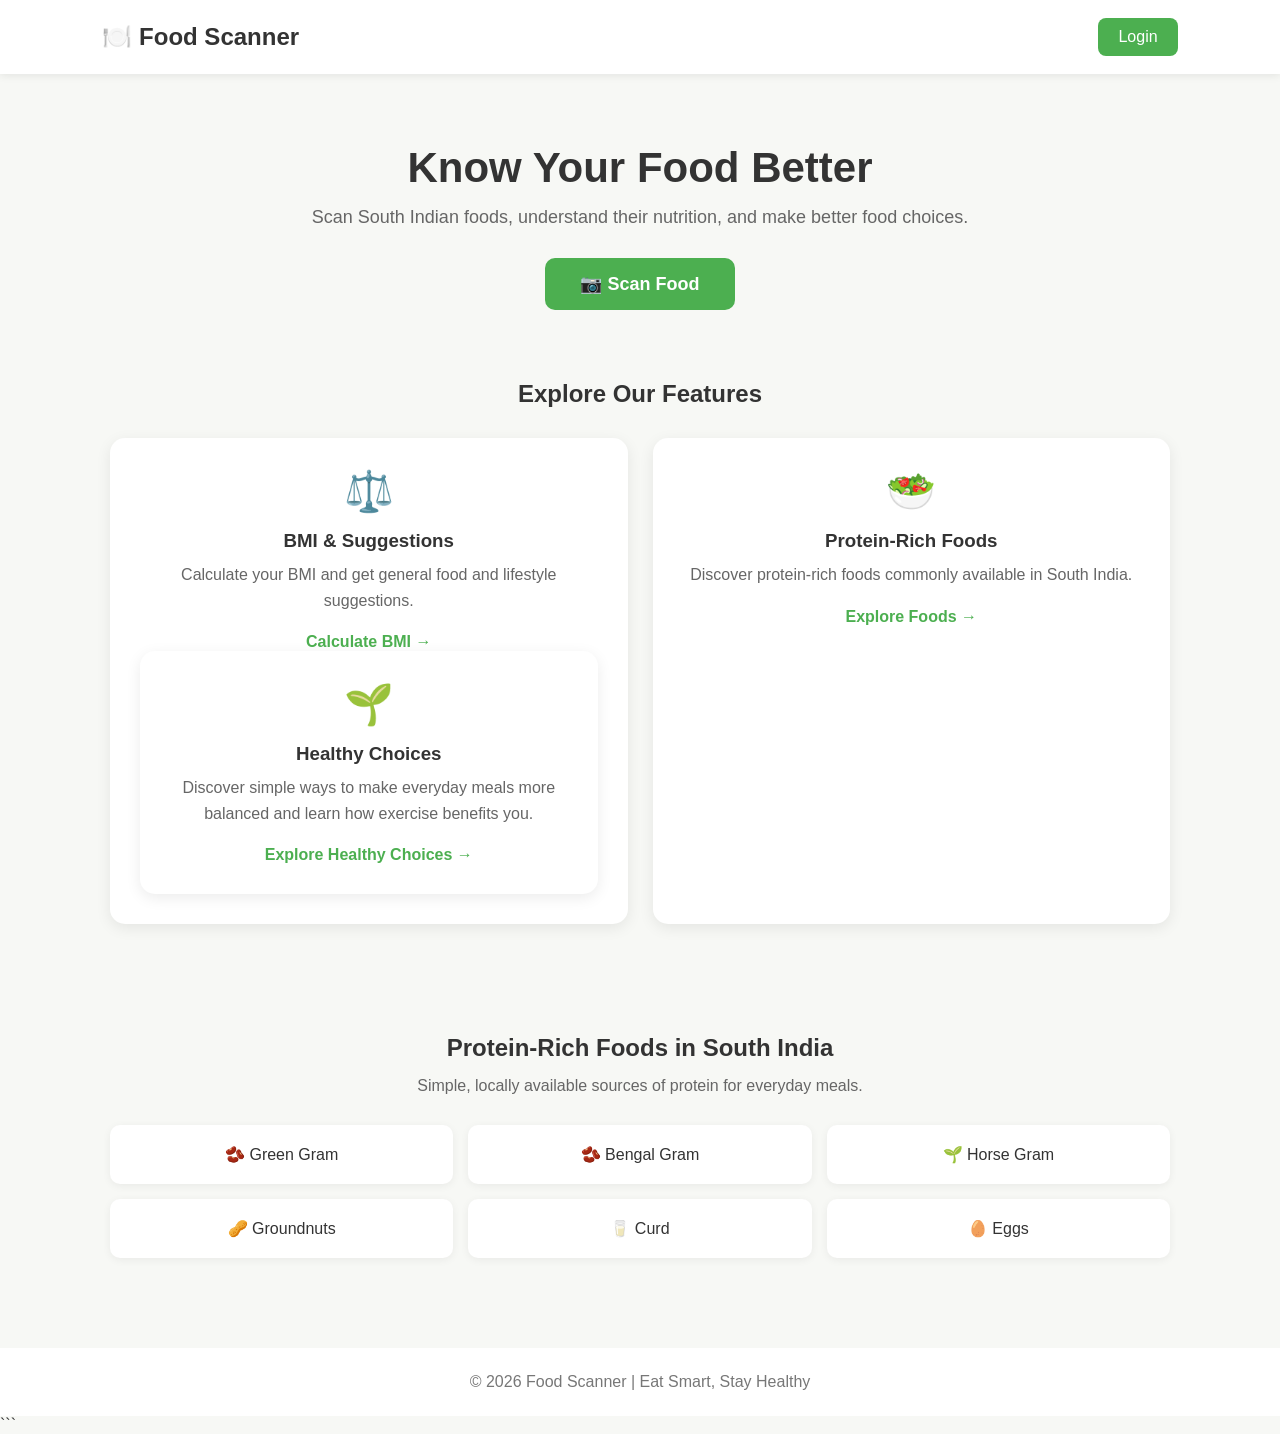
<file: templates/dashboard.html>
<!DOCTYPE html>
<html lang="en">
<head>
    <meta charset="UTF-8">
    <meta name="viewport" content="width=device-width, initial-scale=1.0">

    <title>Food Scanner</title>

    <style>
        * {
            box-sizing: border-box;
            margin: 0;
            padding: 0;
            font-family: Arial, sans-serif;
        }

        body {
            background-color: #f7f8f5;
            color: #333;
        }

        /* Navigation */
        nav {
            background-color: white;
            padding: 18px 8%;
            display: flex;
            justify-content: space-between;
            align-items: center;
            box-shadow: 0 2px 8px rgba(0,0,0,0.08);
        }

        .logo {
            font-size: 24px;
            font-weight: bold;
        }

        .login-btn {
            text-decoration: none;
            padding: 10px 20px;
            border-radius: 8px;
            background-color: #4caf50;
            color: white;
        }

        /* Hero */
        .hero {
            text-align: center;
            padding: 70px 20px 50px;
        }

        .hero h1 {
            font-size: 42px;
            margin-bottom: 15px;
        }

        .hero p {
            font-size: 18px;
            color: #666;
            margin-bottom: 30px;
        }

        .scan-btn {
            display: inline-block;
            text-decoration: none;
            background-color: #4caf50;
            color: white;
            padding: 15px 35px;
            border-radius: 10px;
            font-size: 18px;
            font-weight: bold;
        }

        /* Feature cards */
        .features {
            max-width: 1100px;
            margin: auto;
            padding: 20px;
        }

        .features h2 {
            text-align: center;
            margin-bottom: 30px;
        }

        .card-container {
            display: grid;
            grid-template-columns: repeat(2, 1fr);
            gap: 25px;
        }

        .card {
            background-color: white;
            padding: 30px;
            border-radius: 15px;
            box-shadow: 0 4px 15px rgba(0,0,0,0.08);
            text-align: center;
        }

        .card .icon {
            font-size: 40px;
            margin-bottom: 15px;
        }

        .card h3 {
            margin-bottom: 10px;
        }

        .card p {
            color: #666;
            line-height: 1.6;
            margin-bottom: 20px;
        }

        .card a {
            text-decoration: none;
            color: #4caf50;
            font-weight: bold;
        }

        /* Protein section */
        .protein-section {
            max-width: 1100px;
            margin: 50px auto;
            padding: 40px 20px;
        }

        .protein-section h2 {
            text-align: center;
            margin-bottom: 15px;
        }

        .protein-section > p {
            text-align: center;
            color: #666;
            margin-bottom: 30px;
        }

        .protein-list {
            display: grid;
            grid-template-columns: repeat(3, 1fr);
            gap: 15px;
        }

        .food {
            background-color: white;
            padding: 20px;
            border-radius: 10px;
            text-align: center;
            box-shadow: 0 2px 8px rgba(0,0,0,0.06);
        }

        /* Footer */
        footer {
            text-align: center;
            padding: 25px;
            background-color: white;
            color: #777;
            margin-top: 30px;
        }

        /* Mobile */
        @media (max-width: 700px) {
            .card-container {
                grid-template-columns: 1fr;
            }

            .protein-list {
                grid-template-columns: repeat(3, 1fr);
            }

            .hero h1 {
                font-size: 32px;
            }
        }
    </style>
</head>

<body>

    <!-- Navigation -->
    <nav>
        <div class="logo">🍽️ Food Scanner</div>

        <a href="/login" class="login-btn">Login</a>
    </nav>


    <!-- Hero Section -->
    <section class="hero">

        <h1>Know Your Food Better</h1>

        <p>
            Scan South Indian foods, understand their nutrition,
            and make better food choices.
        </p>

        <a href="/scan" class="scan-btn">
            📷 Scan Food
        </a>

    </section>


    <!-- Main Features -->
    <section class="features">

        <h2>Explore Our Features</h2>

        <div class="card-container">

            <!-- BMI -->
            <div class="card">

                <div class="icon">⚖️</div>

                <h3>BMI & Suggestions</h3>

                <p>
                    Calculate your BMI and get general
                    food and lifestyle suggestions.
                </p>

                <a href="/bmi">
                    Calculate BMI →
                </a>
                <!-- Healthy Choices -->
         <div class="card">

            <div class="icon">🌱</div>

             <h3>Healthy Choices</h3>

         <p>
             Discover simple ways to make everyday meals
            more balanced and learn how exercise benefits you.
         </p>

             <a href="/healthy-choices">
                 Explore Healthy Choices →
             </a>

</div>

            </div>


            <!-- Protein -->
            <div class="card">

                <div class="icon">🥗</div>

                <h3>Protein-Rich Foods</h3>

                <p>
                    Discover protein-rich foods commonly
                    available in South India.
                </p>

                <a href="/protein-foods">
                    Explore Foods →
                </a>
               
            </div>

        </div>

    </section>


    <!-- Protein Foods Preview -->
    <section class="protein-section">

        <h2>Protein-Rich Foods in South India</h2>

        <p>
            Simple, locally available sources of protein
            for everyday meals.
        </p>

        <div class="protein-list">

            <div class="food">🫘 Green Gram</div>
            <div class="food">🫘 Bengal Gram</div>
            <div class="food">🌱 Horse Gram</div>
            <div class="food">🥜 Groundnuts</div>
            <div class="food">🥛 Curd</div>
            <div class="food">🥚 Eggs</div>

        </div>

    </section>


    <!-- Footer -->
    <footer>
        <p>© 2026 Food Scanner | Eat Smart, Stay Healthy</p>
    </footer>

</body>
</html>
```
</file>
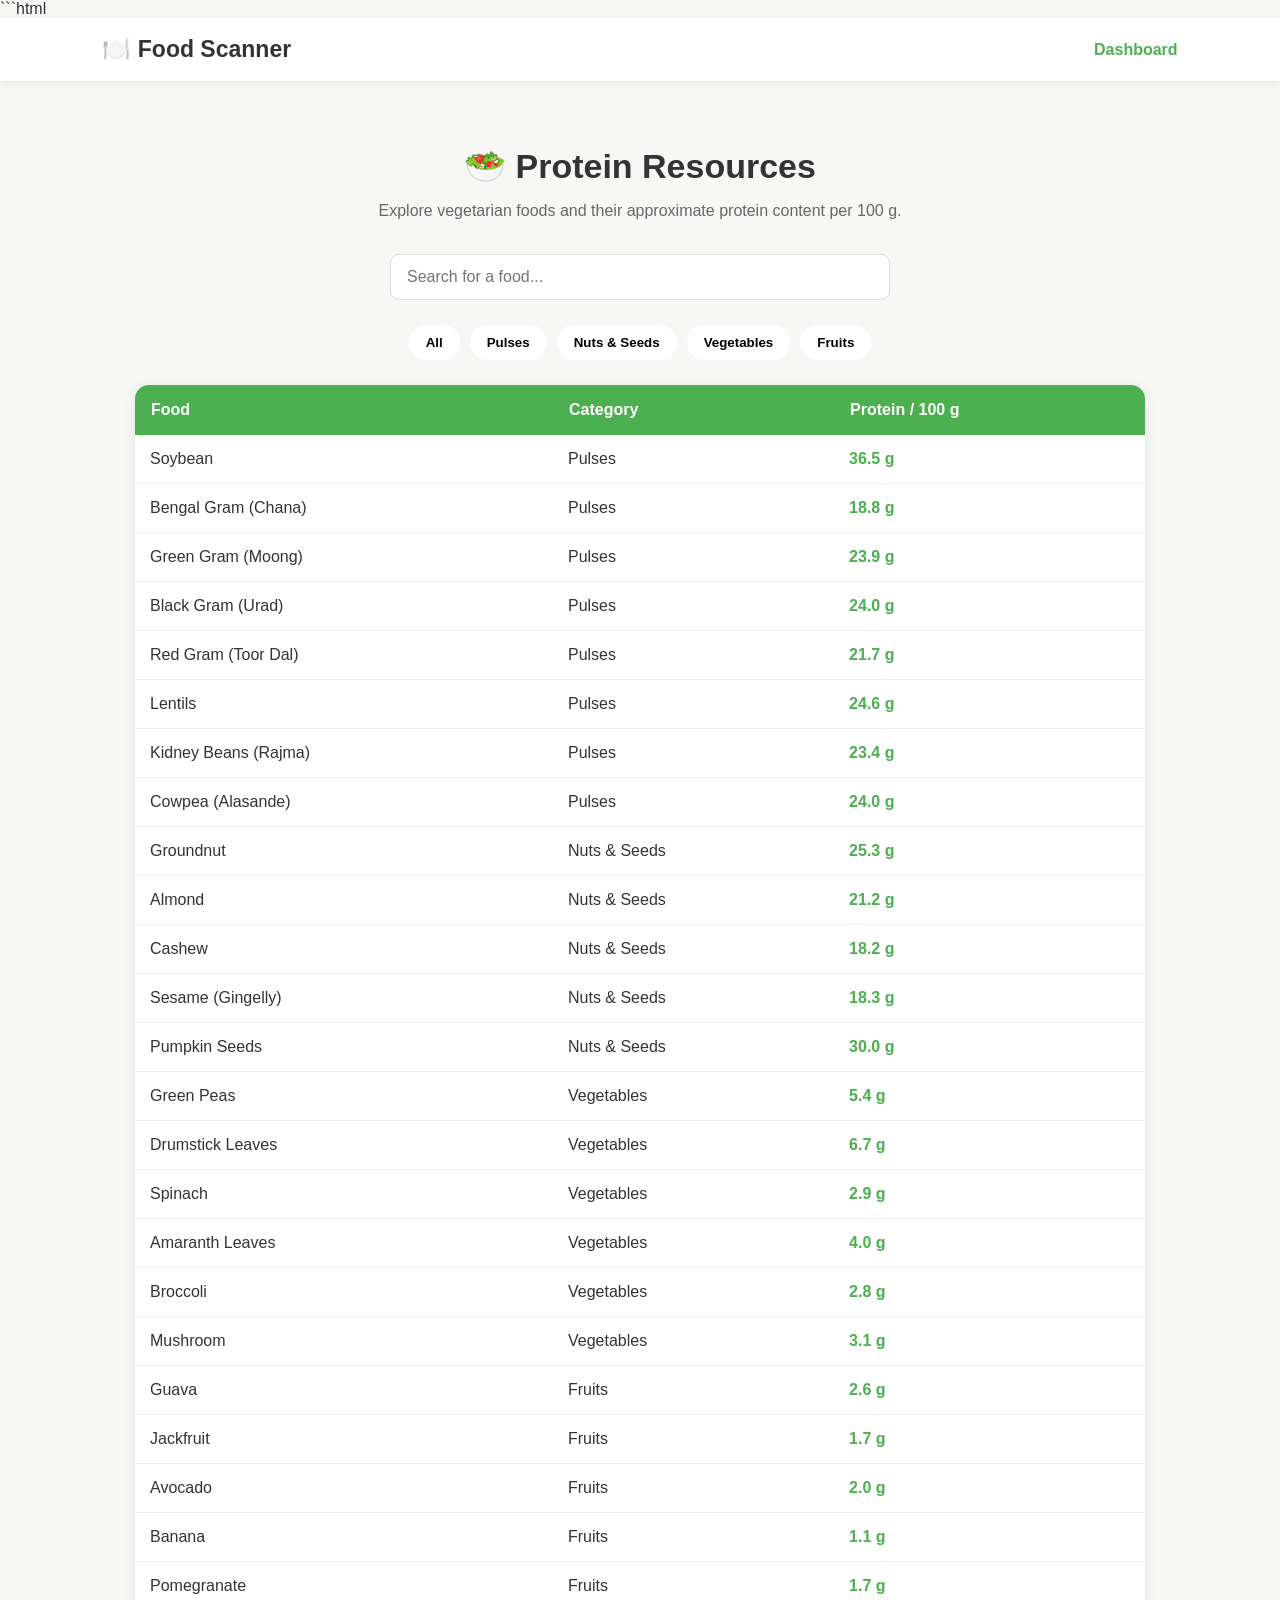
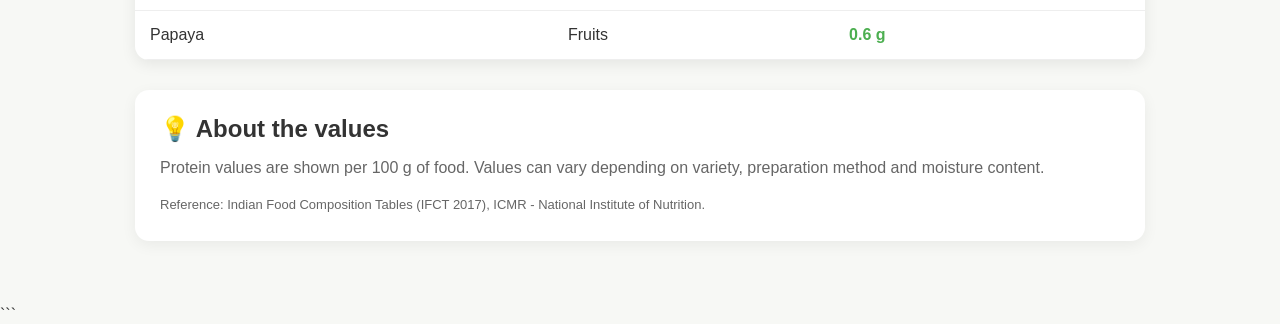
<file: templates/protein.html>
```html
<!DOCTYPE html>
<html lang="en">

<head>
    <meta charset="UTF-8">
    <meta name="viewport" content="width=device-width, initial-scale=1.0">

    <title>Protein Resources | Food Scanner</title>

    <style>

        * {
            box-sizing: border-box;
            margin: 0;
            padding: 0;
            font-family: Arial, sans-serif;
        }

        body {
            background: #f7f8f5;
            color: #333;
        }

        /* Navigation */

        nav {
            background: white;
            padding: 18px 8%;
            display: flex;
            justify-content: space-between;
            align-items: center;
            box-shadow: 0 2px 8px rgba(0,0,0,0.08);
        }

        .logo {
            font-size: 23px;
            font-weight: bold;
        }

        nav a {
            text-decoration: none;
            color: #4caf50;
            font-weight: bold;
        }

        /* Main */

        .container {
            max-width: 1050px;
            margin: 45px auto;
            padding: 20px;
        }

        .heading {
            text-align: center;
            margin-bottom: 30px;
        }

        .heading h1 {
            font-size: 34px;
            margin-bottom: 12px;
        }

        .heading p {
            color: #666;
            line-height: 1.6;
        }

        /* Search */

        .search-box {
            max-width: 500px;
            margin: 25px auto;
        }

        .search-box input {
            width: 100%;
            padding: 13px 16px;
            border: 1px solid #ddd;
            border-radius: 9px;
            font-size: 16px;
            outline: none;
        }

        /* Filters */

        .filters {
            display: flex;
            justify-content: center;
            flex-wrap: wrap;
            gap: 10px;
            margin: 25px 0;
        }

        .filter-btn {
            padding: 10px 17px;
            border: none;
            border-radius: 20px;
            background: white;
            cursor: pointer;
            font-weight: bold;
        }

        .filter-btn:hover {
            background: #4caf50;
            color: white;
        }

        /* Table */

        .table-container {
            background: white;
            border-radius: 14px;
            overflow-x: auto;
            box-shadow: 0 4px 15px rgba(0,0,0,0.08);
        }

        table {
            width: 100%;
            border-collapse: collapse;
        }

        th {
            background: #4caf50;
            color: white;
            padding: 16px;
            text-align: left;
        }

        td {
            padding: 15px;
            border-bottom: 1px solid #eee;
        }

        tr:hover {
            background: #f7fbf5;
        }

        .protein-value {
            font-weight: bold;
            color: #4caf50;
        }

        /* Information */

        .info {
            background: white;
            margin-top: 30px;
            padding: 25px;
            border-radius: 14px;
            box-shadow: 0 4px 15px rgba(0,0,0,0.06);
        }

        .info h2 {
            margin-bottom: 12px;
        }

        .info p {
            color: #666;
            line-height: 1.6;
        }

        .source {
            margin-top: 15px;
            font-size: 13px;
            color: #777;
        }

        /* Mobile */

        @media (max-width: 700px) {

            .heading h1 {
                font-size: 28px;
            }

            th,
            td {
                padding: 12px;
            }

        }

    </style>

</head>


<body>


    <!-- Navigation -->

    <nav>

        <div class="logo">
            🍽️ Food Scanner
        </div>

        <a href="/">
            Dashboard
        </a>

    </nav>


    <div class="container">


        <!-- Heading -->

        <div class="heading">

            <h1>🥗 Protein Resources</h1>

            <p>
                Explore vegetarian foods and their approximate
                protein content per 100 g.
            </p>

        </div>


        <!-- Search -->

        <div class="search-box">

            <input
                type="text"
                id="searchInput"
                placeholder="Search for a food..."
                onkeyup="searchFood()"
            >

        </div>


        <!-- Filters -->

        <div class="filters">

            <button class="filter-btn"
                    onclick="filterFood('All')">
                All
            </button>

            <button class="filter-btn"
                    onclick="filterFood('Pulses')">
                Pulses
            </button>

            <button class="filter-btn"
                    onclick="filterFood('Nuts & Seeds')">
                Nuts & Seeds
            </button>

            <button class="filter-btn"
                    onclick="filterFood('Vegetables')">
                Vegetables
            </button>

            <button class="filter-btn"
                    onclick="filterFood('Fruits')">
                Fruits
            </button>

        </div>


        <!-- Table -->

        <div class="table-container">

            <table>

                <thead>

                    <tr>

                        <th>Food</th>
                        <th>Category</th>
                        <th>Protein / 100 g</th>

                    </tr>

                </thead>


                <tbody id="foodTable">


                    <tr data-category="Pulses">
                        <td>Soybean</td>
                        <td>Pulses</td>
                        <td class="protein-value">36.5 g</td>
                    </tr>

                    <tr data-category="Pulses">
                        <td>Bengal Gram (Chana)</td>
                        <td>Pulses</td>
                        <td class="protein-value">18.8 g</td>
                    </tr>

                    <tr data-category="Pulses">
                        <td>Green Gram (Moong)</td>
                        <td>Pulses</td>
                        <td class="protein-value">23.9 g</td>
                    </tr>

                    <tr data-category="Pulses">
                        <td>Black Gram (Urad)</td>
                        <td>Pulses</td>
                        <td class="protein-value">24.0 g</td>
                    </tr>

                    <tr data-category="Pulses">
                        <td>Red Gram (Toor Dal)</td>
                        <td>Pulses</td>
                        <td class="protein-value">21.7 g</td>
                    </tr>

                    <tr data-category="Pulses">
                        <td>Lentils</td>
                        <td>Pulses</td>
                        <td class="protein-value">24.6 g</td>
                    </tr>

                    <tr data-category="Pulses">
                        <td>Kidney Beans (Rajma)</td>
                        <td>Pulses</td>
                        <td class="protein-value">23.4 g</td>
                    </tr>

                    <tr data-category="Pulses">
                        <td>Cowpea (Alasande)</td>
                        <td>Pulses</td>
                        <td class="protein-value">24.0 g</td>
                    </tr>


                    <tr data-category="Nuts & Seeds">
                        <td>Groundnut</td>
                        <td>Nuts & Seeds</td>
                        <td class="protein-value">25.3 g</td>
                    </tr>

                    <tr data-category="Nuts & Seeds">
                        <td>Almond</td>
                        <td>Nuts & Seeds</td>
                        <td class="protein-value">21.2 g</td>
                    </tr>

                    <tr data-category="Nuts & Seeds">
                        <td>Cashew</td>
                        <td>Nuts & Seeds</td>
                        <td class="protein-value">18.2 g</td>
                    </tr>

                    <tr data-category="Nuts & Seeds">
                        <td>Sesame (Gingelly)</td>
                        <td>Nuts & Seeds</td>
                        <td class="protein-value">18.3 g</td>
                    </tr>

                    <tr data-category="Nuts & Seeds">
                        <td>Pumpkin Seeds</td>
                        <td>Nuts & Seeds</td>
                        <td class="protein-value">30.0 g</td>
                    </tr>


                    <tr data-category="Vegetables">
                        <td>Green Peas</td>
                        <td>Vegetables</td>
                        <td class="protein-value">5.4 g</td>
                    </tr>

                    <tr data-category="Vegetables">
                        <td>Drumstick Leaves</td>
                        <td>Vegetables</td>
                        <td class="protein-value">6.7 g</td>
                    </tr>

                    <tr data-category="Vegetables">
                        <td>Spinach</td>
                        <td>Vegetables</td>
                        <td class="protein-value">2.9 g</td>
                    </tr>

                    <tr data-category="Vegetables">
                        <td>Amaranth Leaves</td>
                        <td>Vegetables</td>
                        <td class="protein-value">4.0 g</td>
                    </tr>

                    <tr data-category="Vegetables">
                        <td>Broccoli</td>
                        <td>Vegetables</td>
                        <td class="protein-value">2.8 g</td>
                    </tr>

                    <tr data-category="Vegetables">
                        <td>Mushroom</td>
                        <td>Vegetables</td>
                        <td class="protein-value">3.1 g</td>
                    </tr>


                    <tr data-category="Fruits">
                        <td>Guava</td>
                        <td>Fruits</td>
                        <td class="protein-value">2.6 g</td>
                    </tr>

                    <tr data-category="Fruits">
                        <td>Jackfruit</td>
                        <td>Fruits</td>
                        <td class="protein-value">1.7 g</td>
                    </tr>

                    <tr data-category="Fruits">
                        <td>Avocado</td>
                        <td>Fruits</td>
                        <td class="protein-value">2.0 g</td>
                    </tr>

                    <tr data-category="Fruits">
                        <td>Banana</td>
                        <td class="Fruits">Fruits</td>
                        <td class="protein-value">1.1 g</td>
                    </tr>

                    <tr data-category="Fruits">
                        <td>Pomegranate</td>
                        <td>Fruits</td>
                        <td class="protein-value">1.7 g</td>
                    </tr>

                    <tr data-category="Fruits">
                        <td>Papaya</td>
                        <td>Fruits</td>
                        <td class="protein-value">0.6 g</td>
                    </tr>


                </tbody>

            </table>

        </div>


        <!-- Information -->

        <div class="info">

            <h2>💡 About the values</h2>

            <p>
                Protein values are shown per 100 g of food.
                Values can vary depending on variety,
                preparation method and moisture content.
            </p>

            <p class="source">
                Reference: Indian Food Composition Tables
                (IFCT 2017), ICMR - National Institute
                of Nutrition.
            </p>

        </div>


    </div>


    <script>

        function filterFood(category) {

            let rows = document.querySelectorAll(
                "#foodTable tr"
            );

            rows.forEach(function(row) {

                if (
                    category === "All" ||
                    row.getAttribute("data-category") === category
                ) {

                    row.style.display = "";

                } else {

                    row.style.display = "none";

                }

            });

        }


        function searchFood() {

            let input =
                document.getElementById("searchInput")
                .value
                .toLowerCase();

            let rows =
                document.querySelectorAll("#foodTable tr");


            rows.forEach(function(row) {

                let food =
                    row.cells[0].textContent.toLowerCase();

                if (food.includes(input)) {

                    row.style.display = "";

                } else {

                    row.style.display = "none";

                }

            });

        }

    </script>


</body>

</html>
```
</file>
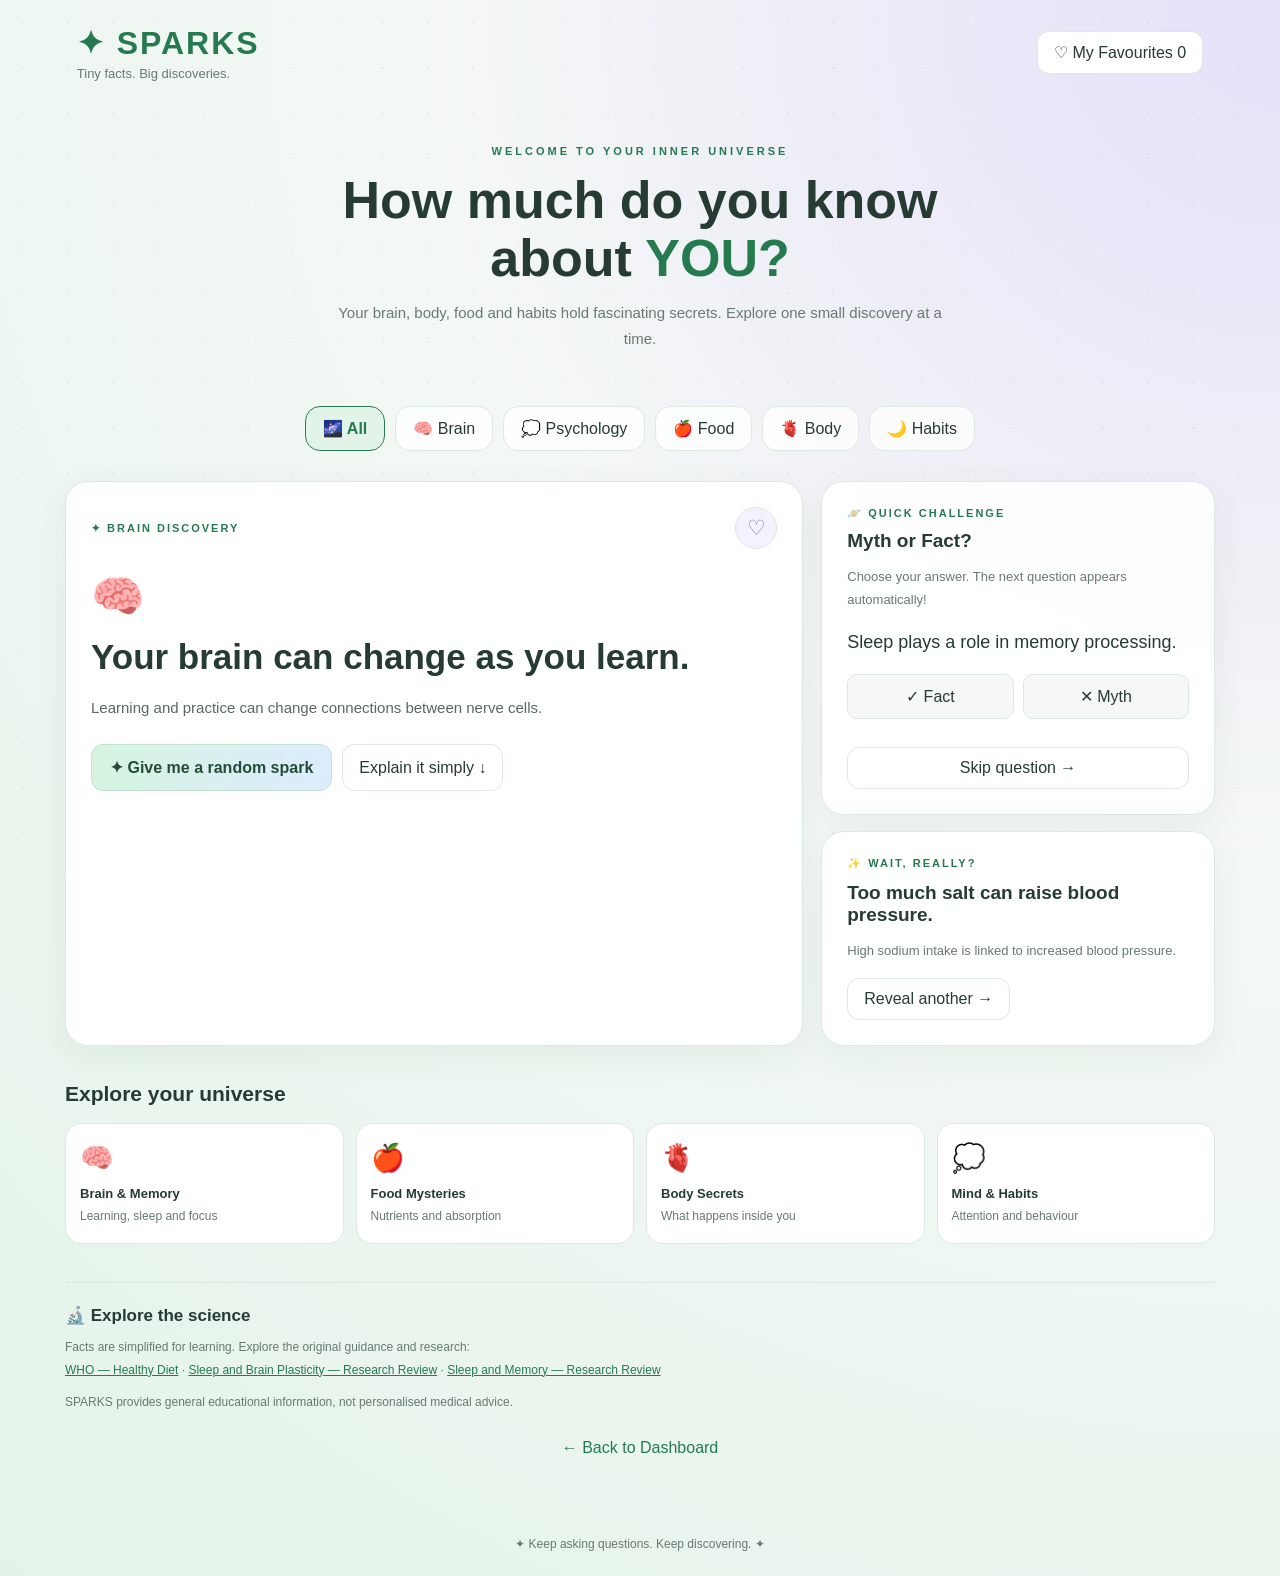
<file: templates/sparks.html>
<!DOCTYPE html>
<html lang="en">
<head>
<meta charset="UTF-8">
<meta name="viewport" content="width=device-width, initial-scale=1.0">
<title>SPARKS | The Human Universe</title>

<style>
*{box-sizing:border-box;margin:0;padding:0}

:root{
--bg:#f4f8f5;
--panel:#ffffff;
--text:#263b32;
--muted:#687a70;
--green:#267a50;
--purple:#8c79c6;
--blue:#6ba9c9;
--border:#dce9df;
}

body{
font-family:Arial,sans-serif;
background:radial-gradient(circle at top right,#e6e0fa 0%,#f4f8f5 42%,#e3f3e9 100%);
color:var(--text);
min-height:100vh;
overflow-x:hidden;
}

body:before{
content:"";
position:fixed;
inset:0;
pointer-events:none;
background-image:radial-gradient(#8c79c6 1px,transparent 1px);
background-size:45px 45px;
opacity:.12;
z-index:-1;
}

button,a{font:inherit}
button{cursor:pointer}
button:focus-visible,a:focus-visible{outline:3px solid var(--purple);outline-offset:3px}

header{
padding:24px 6%;
display:flex;
justify-content:space-between;
align-items:center;
gap:15px;
flex-wrap:wrap;
}

.logo{
font-size:32px;
font-weight:900;
letter-spacing:2px;
color:var(--green);
}

.subtitle{color:var(--muted);font-size:13px;margin-top:4px}

button{transition:transform .2s,border-color .2s}
button:hover{transform:translateY(-2px)}

.pill,.secondary{
border:1px solid var(--border);
border-radius:12px;
background:white;
color:var(--text);
padding:11px 16px;
}

main{width:92%;max-width:1150px;margin:15px auto 55px}

.hero{text-align:center;padding:25px 10px 30px}

.eyebrow{
font-size:11px;
letter-spacing:3px;
color:var(--green);
font-weight:bold;
margin-bottom:14px;
}

h1{
font-size:clamp(31px,5vw,52px);
line-height:1.12;
margin-bottom:13px;
}

.hero p{
color:var(--muted);
line-height:1.7;
max-width:620px;
margin:auto;
font-size:15px;
}

.categories{
display:flex;
justify-content:center;
gap:10px;
flex-wrap:wrap;
margin:25px 0 30px;
}

.category{
border:1px solid var(--border);
background:#ffffffc9;
color:var(--text);
padding:12px 17px;
border-radius:15px;
}

.category.active{
background:#e2f3e8;
border-color:var(--green);
color:var(--green);
font-weight:bold;
}

.stage{
display:grid;
grid-template-columns:minmax(0,1.5fr) minmax(250px,.8fr);
gap:18px;
align-items:stretch;
}

.panel{
background:#ffffffed;
border:1px solid var(--border);
border-radius:23px;
padding:25px;
box-shadow:0 10px 35px #294c3410;
}

.card-top{
display:flex;
justify-content:space-between;
align-items:center;
gap:10px;
margin-bottom:22px;
}

.label{
font-size:11px;
letter-spacing:2px;
color:var(--green);
font-weight:bold;
}

.fav{
border:1px solid var(--border);
background:#f5f1ff;
border-radius:50%;
width:42px;
height:42px;
font-size:21px;
color:var(--purple);
}

.fav.saved{color:#d94b91;border-color:#d94b91}

.icon{font-size:43px;margin-bottom:14px}

.fact-title{
font-size:clamp(25px,3vw,35px);
line-height:1.2;
margin-bottom:16px;
}

.fact-body{
color:#58695f;
font-size:15px;
line-height:1.85;
}

.explain{
margin-top:22px;
background:#f0ebff;
border-left:3px solid var(--purple);
padding:15px;
border-radius:9px;
color:#50466f;
font-size:14px;
line-height:1.7;
}

.action-row{
display:flex;
gap:10px;
flex-wrap:wrap;
margin-top:22px;
}

.primary{
background:linear-gradient(100deg,#d6f4df,#dcecff);
color:#244c36;
border:1px solid #c2e4cd;
padding:13px 18px;
border-radius:12px;
font-weight:bold;
}

.primary:hover{filter:brightness(.98)}

.side{display:flex;flex-direction:column;gap:16px}

.side h2{font-size:19px;margin-bottom:14px}

.side p{font-size:13px;color:var(--muted);line-height:1.7}

.quiz-question{
font-size:18px;
line-height:1.5;
margin-bottom:18px;
}

.quiz-options{
display:grid;
grid-template-columns:1fr 1fr;
gap:9px;
}

.quiz-options button{
padding:12px 8px;
border-radius:10px;
background:#f5f8f5;
border:1px solid var(--border);
color:var(--text);
}

.quiz-options button:hover{border-color:var(--green)}

.quiz-options button:disabled{cursor:default;opacity:.7}

.quiz-result{
font-size:13px;
line-height:1.7;
margin-top:14px;
color:var(--green);
}

.hidden{display:none!important}

.section-title{margin:36px 0 17px;font-size:21px}

.mini-grid{
display:grid;
grid-template-columns:repeat(4,1fr);
gap:12px;
}

.mini{
border:1px solid var(--border);
background:#ffffffed;
border-radius:16px;
padding:18px 14px;
text-align:left;
color:var(--text);
min-height:115px;
}

.mini:hover{border-color:var(--purple)}

.mini span{display:block;font-size:27px;margin-bottom:10px}
.mini strong{font-size:13px}
.mini p{font-size:12px;color:var(--muted);margin-top:5px;line-height:1.5}

#collection{margin-top:20px}

.collection-item{
padding:15px 0;
border-bottom:1px solid var(--border);
}

.collection-item strong{font-size:14px}

.collection-item p{
font-size:13px;
line-height:1.6;
color:var(--muted);
margin-top:7px;
}

.source-box{
margin-top:38px;
border-top:1px solid var(--border);
padding-top:22px;
}

.source-box h2{font-size:17px;margin-bottom:10px}

.source-box p{
font-size:12px;
color:var(--muted);
line-height:1.9;
}

.source-box a{color:var(--green)}

footer{
text-align:center;
color:var(--muted);
font-size:12px;
padding:25px;
}

@media(max-width:760px){
.stage{grid-template-columns:1fr}
.mini-grid{grid-template-columns:repeat(2,1fr)}
header{padding:20px 5%}
.panel{padding:20px}
}

@media(max-width:400px){
.mini-grid{grid-template-columns:1fr}
.category{padding:10px 12px}
.logo{font-size:27px}
}
</style>
</head>

<body>

<header>
<div>
<div class="logo">✦ SPARKS</div>
<div class="subtitle">Tiny facts. Big discoveries.</div>
</div>

<button class="pill" id="favouriteView">
♡ My Favourites <span id="favCount">0</span>
</button>
</header>

<main>

<section class="hero">
<div class="eyebrow">WELCOME TO YOUR INNER UNIVERSE</div>
<h1>How much do you know<br>about <span style="color:#267a50">YOU?</span></h1>
<p>Your brain, body, food and habits hold fascinating secrets.
Explore one small discovery at a time.</p>
</section>

<nav class="categories" aria-label="Discovery categories">
<button class="category active" data-category="All">🌌 All</button>
<button class="category" data-category="Brain">🧠 Brain</button>
<button class="category" data-category="Mind">💭 Psychology</button>
<button class="category" data-category="Food">🍎 Food</button>
<button class="category" data-category="Body">🫀 Body</button>
<button class="category" data-category="Habits">🌙 Habits</button>
</nav>

<section class="stage">

<article class="panel">
<div class="card-top">
<div class="label" id="categoryLabel">✦ TODAY'S DISCOVERY</div>
<button class="fav" id="saveBtn" aria-label="Save favourite" title="Save favourite">♡</button>
</div>

<div class="icon" id="factIcon">🧠</div>
<h2 class="fact-title" id="factTitle">Your brain can change as you learn.</h2>
<p class="fact-body" id="factText"></p>

<div class="explain hidden" id="factExtra"></div>

<div class="action-row">
<button class="primary" id="nextBtn">✦ Give me a random spark</button>
<button class="secondary" id="whyBtn">Explain it simply ↓</button>
</div>

<div class="progress" id="progress"></div>
</article>

<aside class="side">

<section class="panel">
<div class="label">🪐 QUICK CHALLENGE</div>
<h2 style="margin-top:10px">Myth or Fact?</h2>
<p style="margin-bottom:18px">Choose your answer. The next question appears automatically!</p>

<div class="quiz-question" id="quizQuestion"></div>

<div class="quiz-options">
<button data-answer="true">✓ Fact</button>
<button data-answer="false">✕ Myth</button>
</div>

<p class="quiz-result" id="quizResult" aria-live="polite"></p>

<button class="secondary" id="nextQuiz" style="margin-top:14px;width:100%">
Skip question →
</button>
</section>

<section class="panel">
<div class="label">✨ WAIT, REALLY?</div>
<h2 style="margin-top:12px" id="surpriseTitle">Sleep helps learning.</h2>
<p id="surpriseText"></p>
<button class="secondary" id="surpriseBtn" style="margin-top:16px">
Reveal another →
</button>
</section>

</aside>
</section>

<h2 class="section-title">Explore your universe</h2>

<section class="mini-grid">
<button class="mini" data-pick="Brain"><span>🧠</span><strong>Brain & Memory</strong><p>Learning, sleep and focus</p></button>
<button class="mini" data-pick="Food"><span>🍎</span><strong>Food Mysteries</strong><p>Nutrients and absorption</p></button>
<button class="mini" data-pick="Body"><span>🫀</span><strong>Body Secrets</strong><p>What happens inside you</p></button>
<button class="mini" data-pick="Mind"><span>💭</span><strong>Mind & Habits</strong><p>Attention and behaviour</p></button>
</section>

<section id="collection" class="panel hidden">
<div class="card-top">
<h2 id="collectionTitle">♡ My Favourites</h2>
<button class="secondary" id="closeCollection">Close ✕</button>
</div>
<div id="collectionItems"></div>
</section>

<section class="source-box">
<h2>🔬 Explore the science</h2>
<p>
Facts are simplified for learning. Explore the original guidance and research:
<br>
<a href="https://www.who.int/news-room/fact-sheets/detail/healthy-diet" target="_blank" rel="noopener noreferrer">WHO — Healthy Diet</a> ·
<a href="https://pmc.ncbi.nlm.nih.gov/articles/PMC7209921/" target="_blank" rel="noopener noreferrer">Sleep and Brain Plasticity — Research Review</a> ·
<a href="https://pmc.ncbi.nlm.nih.gov/articles/PMC4263505/" target="_blank" rel="noopener noreferrer">Sleep and Memory — Research Review</a>
</p>
<p style="margin-top:10px">SPARKS provides general educational information, not personalised medical advice.</p>
</section>

<a href="{{ url_for('home') }}" style="display:block;text-align:center;color:#267a50;margin-top:25px;text-decoration:none">← Back to Dashboard</a>

</main>

<footer>✦ Keep asking questions. Keep discovering. ✦</footer>

<script>
const facts=[
{id:1,c:"Brain",i:"🧠",t:"Your brain can change as you learn.",b:"Learning and practice can change connections between nerve cells.",e:"This ability is called neuroplasticity. Repeated practice can help the brain build and adjust pathways."},
{id:2,c:"Brain",i:"🌙",t:"Sleep helps your brain remember.",b:"Your brain continues processing what you learned while you sleep.",e:"Sleep supports memory processing. Staying awake all night can make learning and attention harder."},
{id:3,c:"Brain",i:"🔁",t:"Testing yourself can help you learn.",b:"Trying to recall an answer can strengthen learning.",e:"This is called retrieval practice. Close your notes and try to explain the idea from memory."},
{id:4,c:"Brain",i:"🎯",t:"Switching tasks has a cost.",b:"Moving repeatedly between tasks can use extra attention.",e:"Try focusing on one task for a short period instead of constantly checking messages."},
{id:5,c:"Mind",i:"👀",t:"Your brain interprets what you see.",b:"Your experience and expectations can influence how you understand information.",e:"Your brain combines sensory information with context. Two people may interpret the same event differently."},
{id:6,c:"Mind",i:"🔄",t:"Habits can become more automatic.",b:"Repeating an action in a similar situation can make it easier to do without much thought.",e:"Connecting a new habit to an existing routine can make it easier to practise."},
{id:7,c:"Mind",i:"💭",t:"A thought is not always a fact.",b:"Thoughts are mental events, and sometimes they are incomplete or mistaken.",e:"Ask yourself: What evidence supports this thought? Is there another reasonable explanation?"},
{id:8,c:"Mind",i:"🎁",t:"Your brain learns from rewards.",b:"Dopamine is involved in learning, motivation and how the brain responds to rewards.",e:"Dopamine is not simply a happiness chemical. It has several roles in the brain and body."},
{id:9,c:"Food",i:"🍊",t:"Vitamin C helps your body absorb plant iron.",b:"Vitamin C can improve absorption of iron from foods such as beans and lentils.",e:"Try including vitamin-C-rich foods such as lemon, guava or orange with a suitable meal."},
{id:10,c:"Food",i:"☕",t:"Tea can affect iron absorption.",b:"Tea compounds can reduce absorption of plant-based iron when consumed with a meal.",e:"If iron intake is a concern, consider drinking tea between meals. Follow your clinician's advice if you have iron deficiency."},
{id:11,c:"Food",i:"🥤",t:"Fruit juice is not the same as whole fruit.",b:"Juice generally contains less fibre than whole fruit, and its sugars count as free sugars.",e:"Whole fruit is often a useful everyday choice. WHO recommends limiting free sugars."},
{id:12,c:"Food",i:"🫘",t:"Dal gives you more than protein.",b:"Pulses can provide protein, fibre and several other nutrients.",e:"Lentils, beans and chickpeas are useful options in a varied diet."},
{id:13,c:"Food",i:"🍯",t:"Honey still counts as free sugar.",b:"Honey may be natural, but its sugars are included in the free-sugar category.",e:"Natural does not mean sugar-free. Amounts and overall eating patterns matter."},
{id:14,c:"Food",i:"🥗",t:"One food cannot do everything.",b:"Different foods provide different combinations of nutrients.",e:"Variety, balance and suitable portions matter more than searching for one perfect food."},
{id:15,c:"Body",i:"💪",t:"Your muscles use glucose when they work.",b:"Muscle activity helps your body use glucose from the blood.",e:"Movement can support blood glucose regulation. A short walk after a meal may help many people."},
{id:16,c:"Body",i:"🦴",t:"Your bones are living tissue.",b:"Bone is continually broken down and rebuilt throughout life.",e:"Physical activity, adequate nutrition and other factors help support bone health."},
{id:17,c:"Body",i:"💧",t:"You lose water even when you do not sweat.",b:"Your body loses water through breathing, urine and other normal processes.",e:"Fluid needs differ with heat, activity and health."},
{id:18,c:"Body",i:"❤️",t:"Your heart keeps working while you sleep.",b:"Your heart continues circulating blood while you rest.",e:"Your heart rate and other body processes change during sleep, but your heart keeps doing its job."},
{id:19,c:"Body",i:"🧂",t:"Too much salt can raise blood pressure.",b:"High sodium intake is linked to increased blood pressure.",e:"WHO recommends adults consume less than 2,000 mg sodium per day, equivalent to less than 5 g of salt."},
{id:20,c:"Habits",i:"☀️",t:"Daylight helps set your body clock.",b:"Light is an important signal for your body's daily sleep-wake timing.",e:"Getting daylight during the day and keeping a consistent routine can support your body clock."},
{id:21,c:"Habits",i:"🚶",t:"Short movement breaks can count.",b:"Breaking up long periods of sitting with movement can benefit health.",e:"Stand, stretch or walk briefly between study sessions when practical."},
{id:22,c:"Habits",i:"🥦",t:"Fruit and vegetables matter every day.",b:"WHO recommends at least 400 g of fruits and vegetables per day for people over 10.",e:"This is a general public-health recommendation, not a strict target for every individual circumstance."},
{id:23,c:"Habits",i:"📱",t:"Screens can make your eyes feel tired.",b:"Long periods of screen use can contribute to eye strain and discomfort.",e:"Try regular breaks, blink normally and adjust screen brightness and distance for comfort."},
{id:24,c:"Habits",i:"🛌",t:"A consistent sleep schedule can help.",b:"Your body clock responds to patterns in light, activity and sleep timing.",e:"A reasonably regular bedtime and wake time may make sleep routines easier."},
{id:25,c:"Mind",i:"🧩",t:"Stress can affect concentration.",b:"Stress can influence attention, working memory and decision-making.",e:"When overwhelmed, pause and break a large task into smaller steps. Effects differ from person to person."}
];

const quizzes=[
{q:"Sleep plays a role in memory processing.",a:true,e:"Fact! Sleep supports learning and memory, although it does not guarantee you remember everything."},
{q:"Honey contains no free sugars because it is natural.",a:false,e:"Myth! WHO includes sugars naturally present in honey in the free-sugar category."},
{q:"Your brain can change with learning and practice.",a:true,e:"Fact! Neuroplasticity describes the brain's ability to change with experience."},
{q:"Tea can reduce absorption of plant-based iron from a meal.",a:true,e:"Fact! Compounds in tea can reduce non-haem iron absorption."},
{q:"Dopamine is only responsible for happiness.",a:false,e:"Myth! Dopamine has several roles, including learning, motivation and reward processing."},
{q:"All carbohydrates are unhealthy.",a:false,e:"Myth! WHO recommends getting carbohydrates mainly from whole grains, vegetables, fruits and pulses."},
{q:"Light can affect the body's sleep-wake timing.",a:true,e:"Fact! Light is an important signal for the circadian clock."}
];

let current=0,quizIndex=0,answered=false,activeCategory="All",quizTimer=null,surpriseSeen=-1;
let favourites=new Set();
try{favourites=new Set(JSON.parse(localStorage.getItem("sparksFavourites")||"[]"))}catch(e){favourites=new Set()}

const $=id=>document.getElementById(id);

function filteredFacts(){return facts.filter(f=>activeCategory==="All"||f.c===activeCategory)}

function showFact(index){
const list=filteredFacts();
if(!list.length)return;
current=((index%list.length)+list.length)%list.length;
const f=list[current];
$("categoryLabel").textContent="✦ "+f.c.toUpperCase()+" DISCOVERY";
$("factIcon").textContent=f.i;
$("factTitle").textContent=f.t;
$("factText").textContent=f.b;
$("factExtra").textContent="🔭 The science: "+f.e;
$("factExtra").classList.add("hidden");
$("whyBtn").textContent="Explain it simply ↓";
$("saveBtn").textContent=favourites.has(f.id)?"♥":"♡";
$("saveBtn").classList.toggle("saved",favourites.has(f.id));
$("progress").innerHTML=list.map((_,i)=>`<span style="height:5px;flex:1;border-radius:10px;background:${i===current?"#267a50":"#dce9df"}"></span>`).join("");
}

function randomFact(){
const list=filteredFacts();
if(list.length<2){showFact(0);return}
let n=current;
while(n===current)n=Math.floor(Math.random()*list.length);
showFact(n);
}

function updateFavourites(){
try{localStorage.setItem("sparksFavourites",JSON.stringify([...favourites]))}catch(e){}
$("favCount").textContent=favourites.size;
}

function showCollection(){
const items=facts.filter(f=>favourites.has(f.id));
$("collectionItems").innerHTML=items.length?items.map(f=>`<div class="collection-item"><strong>${f.i} ${f.t}</strong><p>${f.b}</p><button class="secondary removeFav" data-id="${f.id}" style="margin-top:8px">Remove</button></div>`).join(""):"<p style='color:var(--muted)'>No favourites yet. Tap ♡ on a discovery to save it.</p>";
$("collection").classList.remove("hidden");
$("collectionItems").querySelectorAll(".removeFav").forEach(b=>b.onclick=()=>{
favourites.delete(Number(b.dataset.id));updateFavourites();showCollection();showFact(current);
});
$("collection").scrollIntoView({behavior:"smooth",block:"start"});
}

function showQuiz(){
clearTimeout(quizTimer);
answered=false;
$("quizQuestion").textContent=quizzes[quizIndex].q;
$("quizResult").textContent="";
document.querySelectorAll(".quiz-options button").forEach(b=>{b.disabled=false;b.style.borderColor=""});
$("nextQuiz").textContent="Skip question →";
}

document.querySelectorAll(".quiz-options button").forEach(b=>b.onclick=()=>{
if(answered)return;
answered=true;
const q=quizzes[quizIndex];
const correct=(b.dataset.answer==="true")===q.a;
$("quizResult").textContent=(correct?"✨ Correct! ":"💫 Not quite. ")+q.e;
document.querySelectorAll(".quiz-options button").forEach(btn=>btn.disabled=true);
$("nextQuiz").textContent="Next now →";
quizTimer=setTimeout(()=>{
quizIndex=(quizIndex+1)%quizzes.length;
showQuiz();
},2200);
});

$("nextQuiz").onclick=()=>{
clearTimeout(quizTimer);
quizIndex=(quizIndex+1)%quizzes.length;
showQuiz();
};

$("nextBtn").onclick=randomFact;

$("whyBtn").onclick=()=>{
const open=$("factExtra").classList.toggle("hidden")===false;
$("whyBtn").textContent=open?"Hide explanation ↑":"Explain it simply ↓";
};

$("saveBtn").onclick=()=>{
const id=filteredFacts()[current].id;
favourites.has(id)?favourites.delete(id):favourites.add(id);
updateFavourites();showFact(current);
};

$("favouriteView").onclick=showCollection;
$("closeCollection").onclick=()=>$("collection").classList.add("hidden");

document.querySelectorAll(".category").forEach(b=>b.onclick=()=>{
activeCategory=b.dataset.category;
document.querySelectorAll(".category").forEach(x=>x.classList.toggle("active",x===b));
showFact(0);
});

document.querySelectorAll("[data-pick]").forEach(b=>b.onclick=()=>{
activeCategory=b.dataset.pick;
document.querySelectorAll(".category").forEach(x=>x.classList.toggle("active",x.dataset.category===activeCategory));
showFact(0);
window.scrollTo({top:0,behavior:"smooth"});
});

function newSurprise(){
let n;
do{n=Math.floor(Math.random()*facts.length)}while(n===surpriseSeen&&facts.length>1);
surpriseSeen=n;
$("surpriseTitle").textContent=facts[n].t;
$("surpriseText").textContent=facts[n].b;
}

$("surpriseBtn").onclick=newSurprise;

updateFavourites();
showFact(0);
showQuiz();
newSurprise();
</script>

</body>
</html>
</file>
